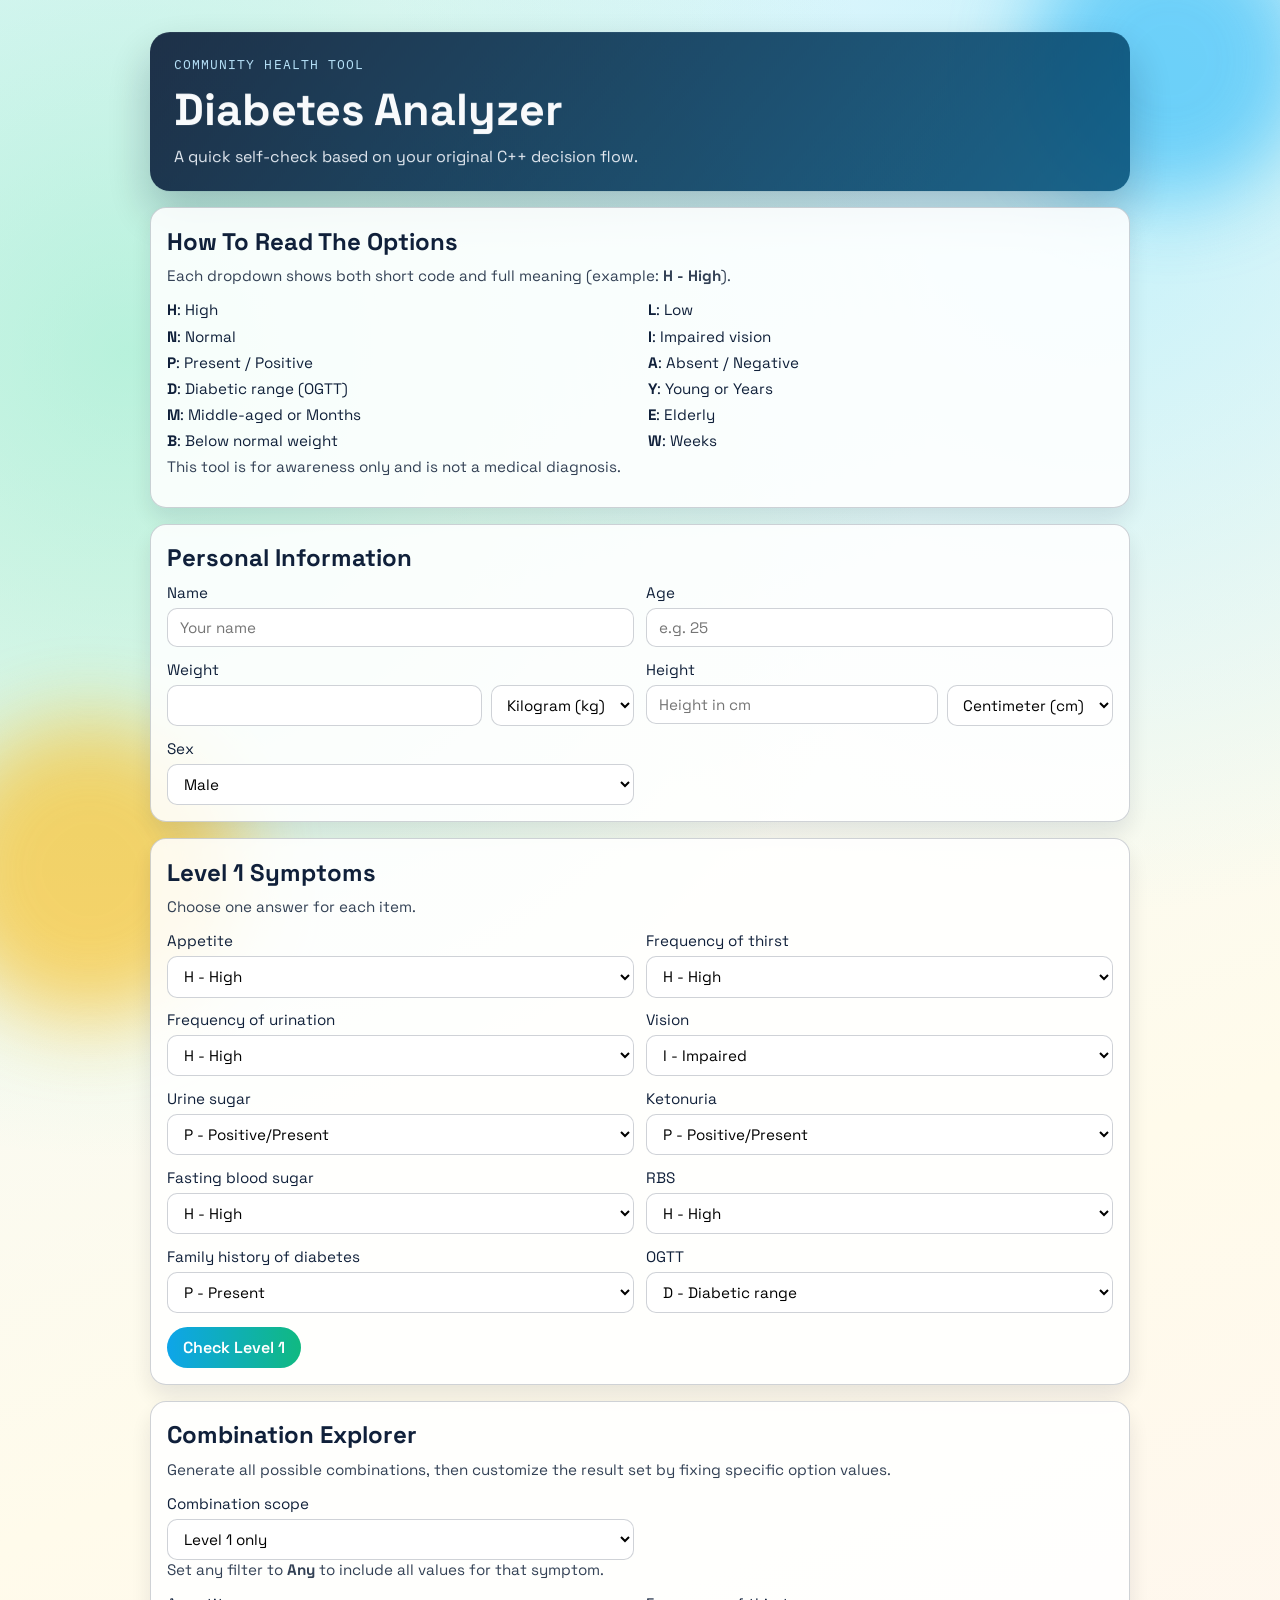
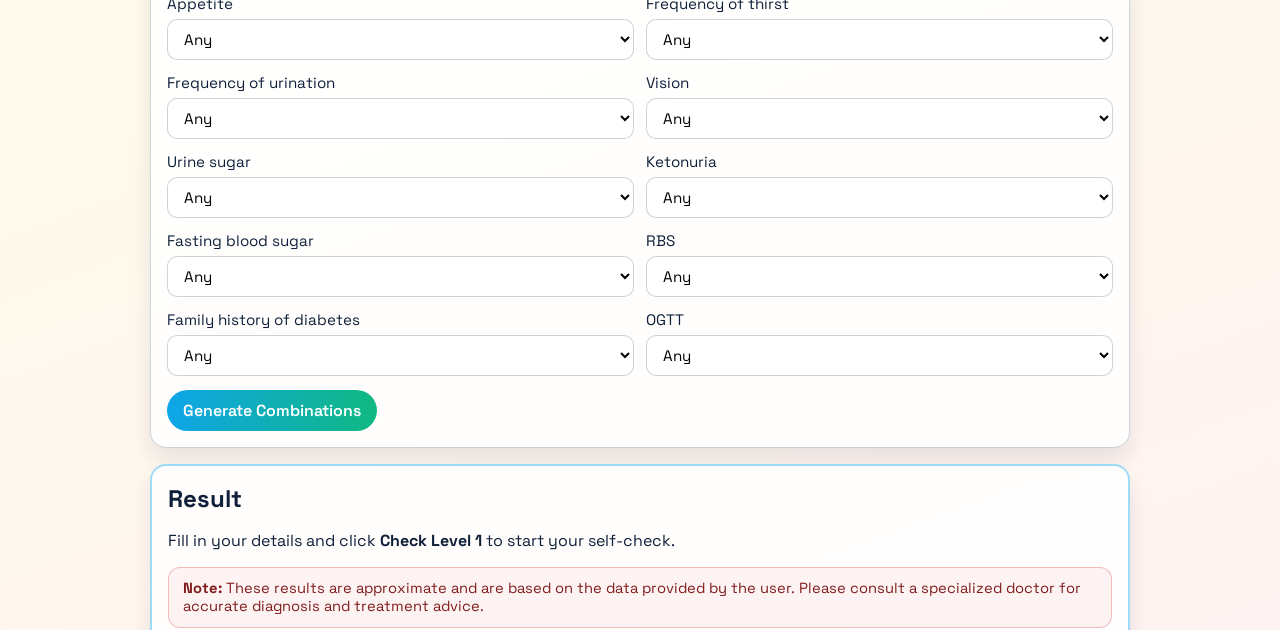
<file: index.html>
<!doctype html>
<html lang="en">
<head>
  <meta charset="utf-8">
  <meta name="viewport" content="width=device-width, initial-scale=1">
  <title>Diabetes Analyzer</title>
  <meta http-equiv="refresh" content="0; url=web/index.html">
</head>
<body>
  <p>Redirecting to <a href="web/index.html">Diabetes Analyzer</a>...</p>
</body>
</html>
</file>
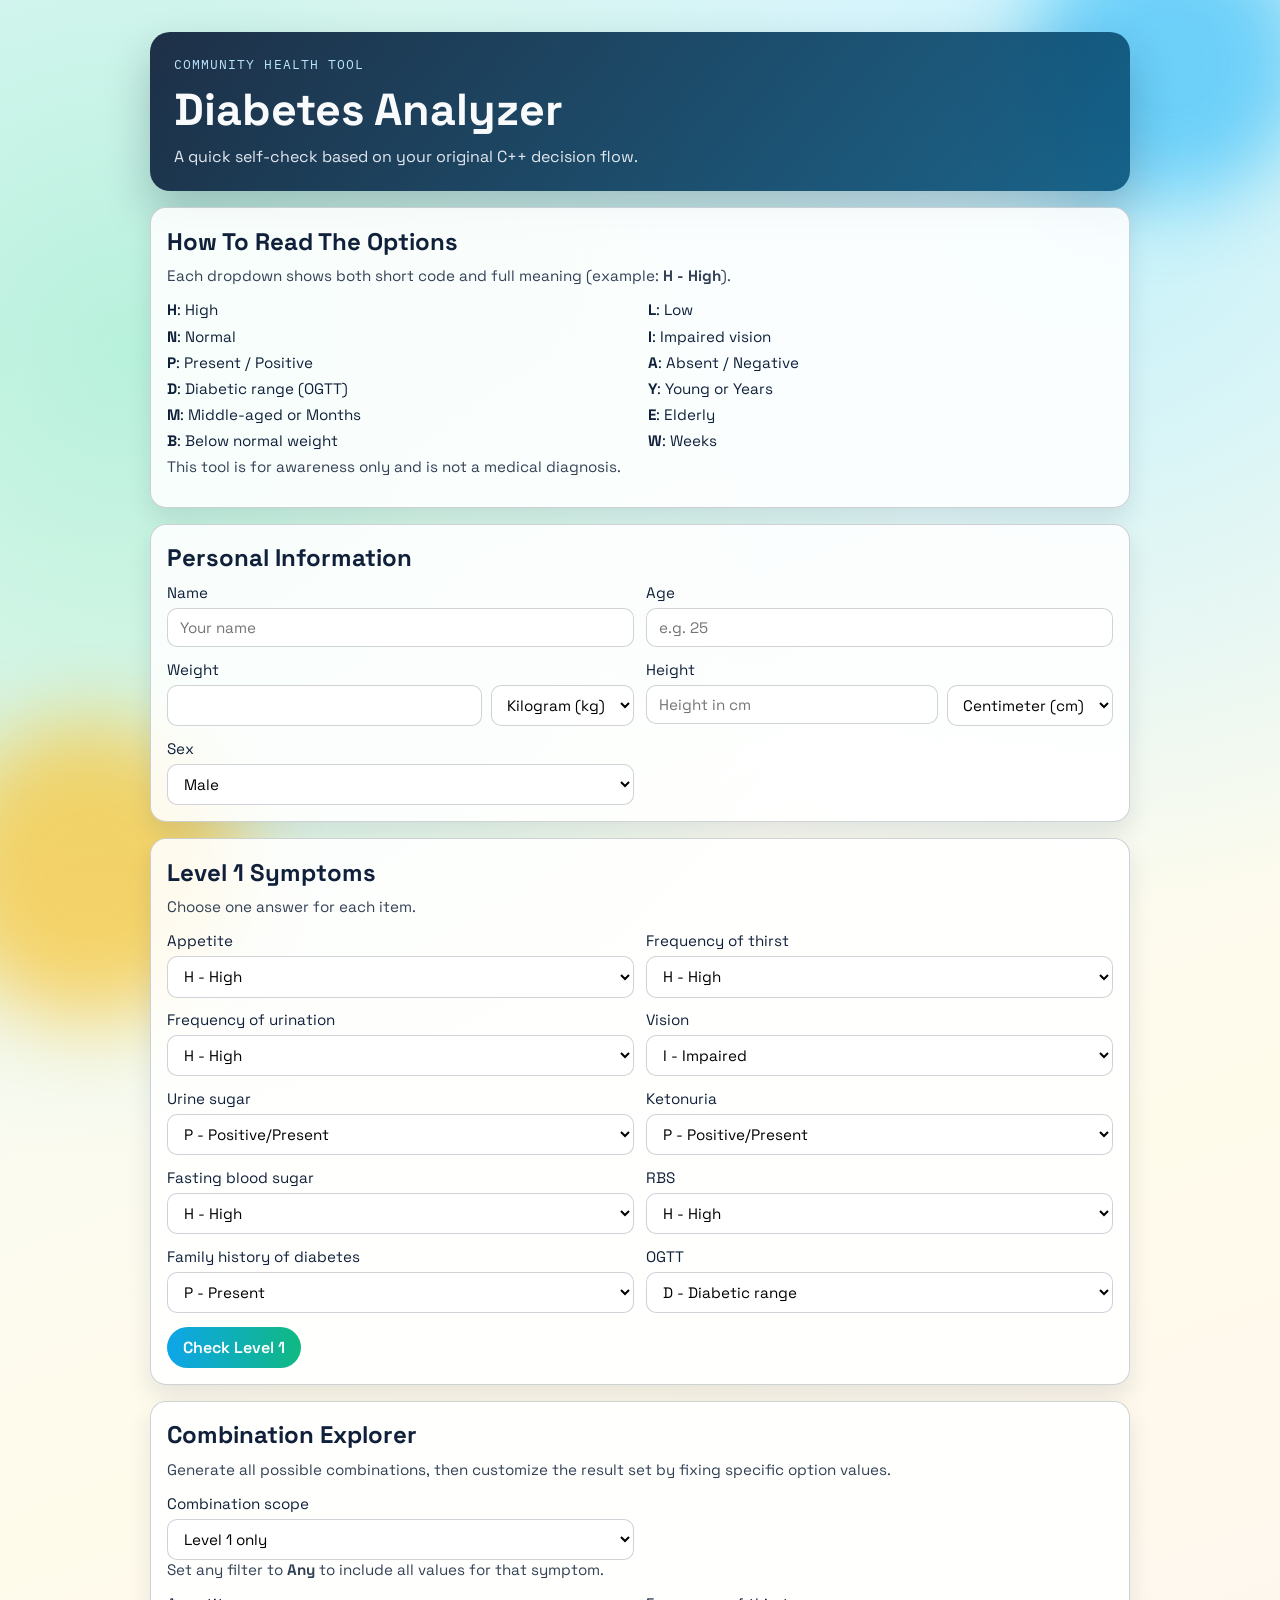
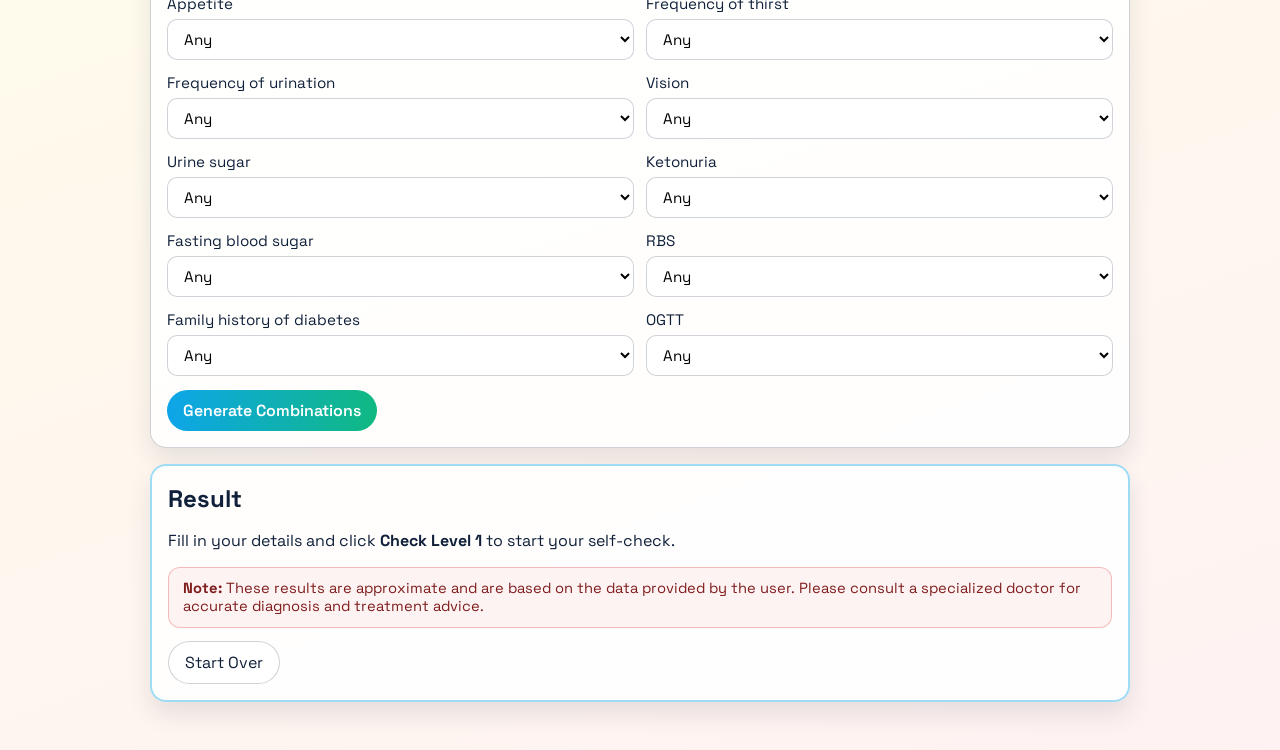
<file: web/index.html>
<!DOCTYPE html>
<html lang="en">
<head>
  <meta charset="UTF-8">
  <meta name="viewport" content="width=device-width, initial-scale=1.0">
  <title>Diabetes Analyzer</title>
  <link rel="preconnect" href="https://fonts.googleapis.com">
  <link rel="preconnect" href="https://fonts.gstatic.com" crossorigin>
  <link href="https://fonts.googleapis.com/css2?family=Space+Grotesk:wght@400;500;700&family=IBM+Plex+Mono:wght@400;600&display=swap" rel="stylesheet">
  <link rel="stylesheet" href="styles.css">
</head>
<body>
  <div class="bg-shape bg-shape-a"></div>
  <div class="bg-shape bg-shape-b"></div>
  <main class="app-shell">
    <header class="hero">
      <p class="kicker">Community Health Tool</p>
      <h1>Diabetes Analyzer</h1>
      <p class="subtitle">A quick self-check based on your original C++ decision flow.</p>
    </header>

    <section class="panel" id="legend-panel">
      <h2>How To Read The Options</h2>
      <p class="hint">Each dropdown shows both short code and full meaning (example: <strong>H - High</strong>).</p>
      <div class="legend-grid">
        <p><strong>H</strong>: High</p>
        <p><strong>L</strong>: Low</p>
        <p><strong>N</strong>: Normal</p>
        <p><strong>I</strong>: Impaired vision</p>
        <p><strong>P</strong>: Present / Positive</p>
        <p><strong>A</strong>: Absent / Negative</p>
        <p><strong>D</strong>: Diabetic range (OGTT)</p>
        <p><strong>Y</strong>: Young or Years</p>
        <p><strong>M</strong>: Middle-aged or Months</p>
        <p><strong>E</strong>: Elderly</p>
        <p><strong>B</strong>: Below normal weight</p>
        <p><strong>W</strong>: Weeks</p>
      </div>
      <p class="hint">This tool is for awareness only and is not a medical diagnosis.</p>
    </section>

    <section class="panel" id="personal-panel">
      <h2>Personal Information</h2>
      <div class="grid two-col">
        <label for="name">Name
          <input id="name" type="text" placeholder="Your name" required>
        </label>
        <label for="age">Age
          <input id="age" type="number" min="1" max="120" placeholder="e.g. 25" required>
        </label>
        <label for="weight">Weight
          <div class="split-input">
            <input id="weight" type="number" min="1" max="900" step="0.1" required>
            <select id="weight-unit" aria-label="Weight unit">
              <option value="kg">Kilogram (kg)</option>
              <option value="lbs">Pounds (lbs)</option>
            </select>
          </div>
        </label>
        <label for="height">Height
          <div class="split-input">
            <div class="height-value-stack">
              <div id="height-cm-wrap">
                <input id="height" type="number" min="30" max="300" step="0.1" placeholder="Height in cm" required>
              </div>
              <div id="height-ftin-wrap" class="hidden">
                <input id="height-ft" type="number" min="1" max="9" step="1" placeholder="Feet" aria-label="Height feet">
                <input id="height-in" type="number" min="0" max="11" step="1" placeholder="Inches" aria-label="Height inches">
              </div>
            </div>
            <select id="height-unit" aria-label="Height unit">
              <option value="cm">Centimeter (cm)</option>
              <option value="ftin">Feet and Inches</option>
            </select>
          </div>
        </label>
        <label for="sex">Sex
          <select id="sex">
            <option value="M">Male</option>
            <option value="F">Female</option>
            <option value="T">Trans</option>
          </select>
        </label>
      </div>
    </section>

    <section class="panel" id="level1-panel">
      <h2>Level 1 Symptoms</h2>
      <p class="hint">Choose one answer for each item.</p>
      <div class="grid two-col" id="level1-fields"></div>
      <button class="action" id="check-level1">Check Level 1</button>
    </section>

    <section class="panel hidden" id="level2-panel">
      <h2>Level 2 Symptoms</h2>
      <p class="hint">Shown because level 1 indicates diabetic risk.</p>
      <div class="grid two-col" id="level2-fields"></div>
      <button class="action" id="check-level2">Check Level 2</button>
      <div class="inline-help hidden" id="level2-help" aria-live="polite"></div>
    </section>

    <section class="panel hidden" id="level3-panel">
      <h2>Level 3 Symptoms</h2>
      <p class="hint">Shown because level 2 suggests primary diabetes.</p>
      <div class="grid two-col" id="level3-fields"></div>
      <button class="action" id="check-level3">Check Level 3</button>
    </section>

    <section class="panel" id="combination-panel">
      <h2>Combination Explorer</h2>
      <p class="hint">Generate all possible combinations, then customize the result set by fixing specific option values.</p>
      <div class="grid two-col">
        <label>Combination scope
          <select id="combination-mode">
            <option value="level1">Level 1 only</option>
            <option value="level2">Level 2 only</option>
            <option value="level3">Level 3 only</option>
            <option value="endToEnd">End-to-end flow (Level 1 to Level 3)</option>
          </select>
        </label>
      </div>
      <p class="hint">Set any filter to <strong>Any</strong> to include all values for that symptom.</p>
      <div class="grid two-col" id="combination-filters"></div>
      <button class="action" id="generate-combinations">Generate Combinations</button>
      <div id="combo-summary" class="combo-summary hidden"></div>
      <div id="combo-breakdown" class="combo-breakdown hidden"></div>
      <div id="combo-samples" class="combo-samples hidden"></div>
    </section>

    <section class="panel result-panel" id="result-panel" aria-live="polite">
      <h2>Result</h2>
      <p id="result-text">Fill in your details and click <strong>Check Level 1</strong> to start your self-check.</p>
      <div id="result-details" class="result-details hidden"></div>
      <div class="result-note">
        <strong>Note:</strong> These results are approximate and are based on the data provided by the user. Please consult a specialized doctor for accurate diagnosis and treatment advice.
      </div>
      <button class="ghost" id="reset-all">Start Over</button>
    </section>
  </main>

  <script src="script.js"></script>
</body>
</html>
</file>
<file: web/styles.css>
:root {
  --ink: #10203a;
  --sky: #7ce5ff;
  --mint: #6ee7b7;
  --sand: #fff7ed;
  --sun: #f59e0b;
  --danger: #dc2626;
  --panel: rgba(255, 255, 255, 0.88);
  --line: rgba(16, 32, 58, 0.2);
}

* {
  box-sizing: border-box;
}

body {
  margin: 0;
  min-height: 100vh;
  font-family: "Space Grotesk", "Segoe UI", sans-serif;
  color: var(--ink);
  background:
    radial-gradient(circle at 10% 15%, rgba(110, 231, 183, 0.45), transparent 35%),
    radial-gradient(circle at 85% 8%, rgba(124, 229, 255, 0.4), transparent 30%),
    linear-gradient(160deg, #f0f9ff, #fffbeb 55%, #fef2f2);
  overflow-x: hidden;
}

.bg-shape {
  position: fixed;
  z-index: -1;
  border-radius: 999px;
  filter: blur(40px);
  opacity: 0.65;
}

.bg-shape-a {
  width: 280px;
  height: 280px;
  background: #38bdf8;
  top: -80px;
  right: -30px;
}

.bg-shape-b {
  width: 300px;
  height: 300px;
  background: #fbbf24;
  left: -60px;
  bottom: -120px;
}

.app-shell {
  width: min(980px, calc(100% - 2rem));
  margin: 2rem auto 3rem;
  display: grid;
  gap: 1rem;
}

.hero {
  background: linear-gradient(130deg, rgba(16, 32, 58, 0.93), rgba(13, 89, 129, 0.93));
  color: #f8fafc;
  border-radius: 20px;
  padding: 1.5rem;
  box-shadow: 0 22px 45px rgba(16, 32, 58, 0.25);
  animation: rise 500ms ease;
}

.kicker {
  margin: 0;
  font-family: "IBM Plex Mono", monospace;
  letter-spacing: 0.08em;
  text-transform: uppercase;
  font-size: 0.82rem;
  color: #bae6fd;
}

.hero h1 {
  margin: 0.5rem 0;
  font-size: clamp(1.8rem, 4vw, 2.8rem);
}

.subtitle {
  margin: 0;
  max-width: 52ch;
  color: #e2e8f0;
}

.panel {
  background: var(--panel);
  border: 1px solid var(--line);
  border-radius: 16px;
  padding: 1rem;
  box-shadow: 0 12px 24px rgba(16, 32, 58, 0.1);
  animation: rise 460ms ease;
}

.panel h2 {
  margin-top: 0.1rem;
  margin-bottom: 0.6rem;
}

.grid {
  display: grid;
  gap: 0.8rem;
}

.two-col {
  grid-template-columns: repeat(2, minmax(0, 1fr));
}

label {
  display: grid;
  gap: 0.35rem;
  font-size: 0.95rem;
}

input,
select {
  font: inherit;
  border: 1px solid var(--line);
  border-radius: 10px;
  padding: 0.58rem 0.72rem;
  background: #ffffff;
}

input:focus,
select:focus {
  outline: 2px solid rgba(14, 165, 233, 0.28);
  border-color: #0ea5e9;
}

.split-input {
  display: grid;
  grid-template-columns: 1fr auto;
  gap: 0.55rem;
}

.height-value-stack {
  min-width: 0;
}

.height-value-stack > div {
  width: 100%;
}

.height-value-stack input {
  width: 100%;
}

#height-ftin-wrap:not(.hidden) {
  display: grid;
  grid-template-columns: 1fr 1fr;
  gap: 0.55rem;
}

.hint {
  margin-top: 0;
  color: #334155;
  font-size: 0.95rem;
}

.legend-grid {
  display: grid;
  grid-template-columns: repeat(2, minmax(0, 1fr));
  gap: 0.45rem 1rem;
  margin: 0.8rem 0 0.4rem;
}

.legend-grid p {
  margin: 0;
  font-size: 0.95rem;
}

.inline-help {
  margin-top: 0.8rem;
  padding: 0.75rem 0.9rem;
  border-radius: 12px;
  border: 1px dashed rgba(15, 23, 42, 0.28);
  background: rgba(255, 255, 255, 0.8);
  font-size: 0.93rem;
  color: #1e293b;
}

.action,
.ghost {
  font: inherit;
  border-radius: 999px;
  padding: 0.62rem 1rem;
  cursor: pointer;
  margin-top: 0.85rem;
  transition: filter 0.15s ease, box-shadow 0.15s ease;
}

.action {
  border: 0;
  background: linear-gradient(90deg, #0ea5e9, #10b981);
  color: #fff;
  font-weight: 600;
}

.action:hover {
  filter: brightness(1.1);
  box-shadow: 0 4px 14px rgba(14, 165, 233, 0.35);
}

.action:focus-visible {
  outline: 3px solid #0ea5e9;
  outline-offset: 2px;
}

.ghost:hover {
  background: #f1f5f9;
  border-color: #94a3b8;
}

.ghost:focus-visible {
  outline: 3px solid #94a3b8;
  outline-offset: 2px;
}

.ghost {
  border: 1px solid var(--line);
  background: #fff;
  color: var(--ink);
}

.result-panel {
  border-width: 2px;
  border-color: rgba(14, 165, 233, 0.4);
}

.result-ok {
  color: #166534;
}

.result-risk {
  color: var(--danger);
}

.result-details {
  margin-top: 0.7rem;
  padding: 0.75rem 0.9rem;
  border-radius: 12px;
  border: 1px solid rgba(16, 32, 58, 0.16);
  background: rgba(255, 255, 255, 0.78);
  color: #1f2937;
  font-size: 0.93rem;
}

.result-details ul {
  margin: 0.3rem 0 0;
  padding-left: 1.1rem;
}

.result-details li {
  margin: 0.25rem 0;
}

.result-note {
  margin-top: 0.75rem;
  padding: 0.7rem 0.85rem;
  border-radius: 12px;
  border: 1px solid rgba(220, 38, 38, 0.28);
  background: rgba(254, 242, 242, 0.9);
  color: #7f1d1d;
  font-size: 0.92rem;
}

.combo-summary,
.combo-breakdown,
.combo-samples {
  margin-top: 0.8rem;
  padding: 0.75rem 0.9rem;
  border-radius: 12px;
  border: 1px solid rgba(16, 32, 58, 0.16);
  background: rgba(255, 255, 255, 0.78);
  color: #1f2937;
  font-size: 0.93rem;
}

.combo-breakdown table,
.combo-samples table {
  width: 100%;
  border-collapse: collapse;
  margin-top: 0.5rem;
}

.combo-breakdown th,
.combo-breakdown td,
.combo-samples th,
.combo-samples td {
  text-align: left;
  border-bottom: 1px solid rgba(16, 32, 58, 0.12);
  padding: 0.45rem 0.25rem;
  vertical-align: top;
}

.combo-samples td:last-child {
  font-family: "IBM Plex Mono", monospace;
  font-size: 0.86rem;
}

.hidden {
  display: none;
}

@keyframes rise {
  from {
    opacity: 0;
    transform: translateY(10px);
  }

  to {
    opacity: 1;
    transform: translateY(0);
  }
}

@media (max-width: 760px) {
  .two-col {
    grid-template-columns: 1fr;
  }

  .legend-grid {
    grid-template-columns: 1fr;
  }

  .app-shell {
    width: calc(100% - 1rem);
    margin-top: 1rem;
  }
}

@media (prefers-color-scheme: dark) {
  :root {
    --ink: #e2e8f0;
    --panel: rgba(15, 23, 42, 0.88);
    --line: rgba(226, 232, 240, 0.18);
    --sand: #1e293b;
  }

  body {
    background:
      radial-gradient(circle at 10% 15%, rgba(16, 80, 60, 0.45), transparent 35%),
      radial-gradient(circle at 85% 8%, rgba(14, 80, 100, 0.4), transparent 30%),
      linear-gradient(160deg, #0f172a, #1e293b 55%, #1a0a0a);
  }

  input,
  select {
    background: #1e293b;
    color: var(--ink);
    border-color: rgba(226, 232, 240, 0.22);
  }

  .inline-help,
  .result-details,
  .combo-summary,
  .combo-breakdown,
  .combo-samples {
    background: rgba(15, 23, 42, 0.85);
    color: #cbd5e1;
  }

  .ghost {
    background: #1e293b;
    color: var(--ink);
  }

  .ghost:hover {
    background: #334155;
  }

  .result-note {
    background: rgba(69, 10, 10, 0.7);
    color: #fca5a5;
  }

  .result-ok {
    color: #86efac;
  }
}

@media print {
  .bg-shape,
  #legend-panel,
  #personal-panel,
  #level1-panel,
  #level2-panel,
  #level3-panel,
  #combination-panel,
  #reset-all {
    display: none !important;
  }

  body {
    background: #fff;
  }

  .app-shell {
    width: 100%;
    margin: 0;
  }

  #result-panel {
    box-shadow: none;
    border: 1px solid #ccc;
    page-break-inside: avoid;
  }
}
</file>
